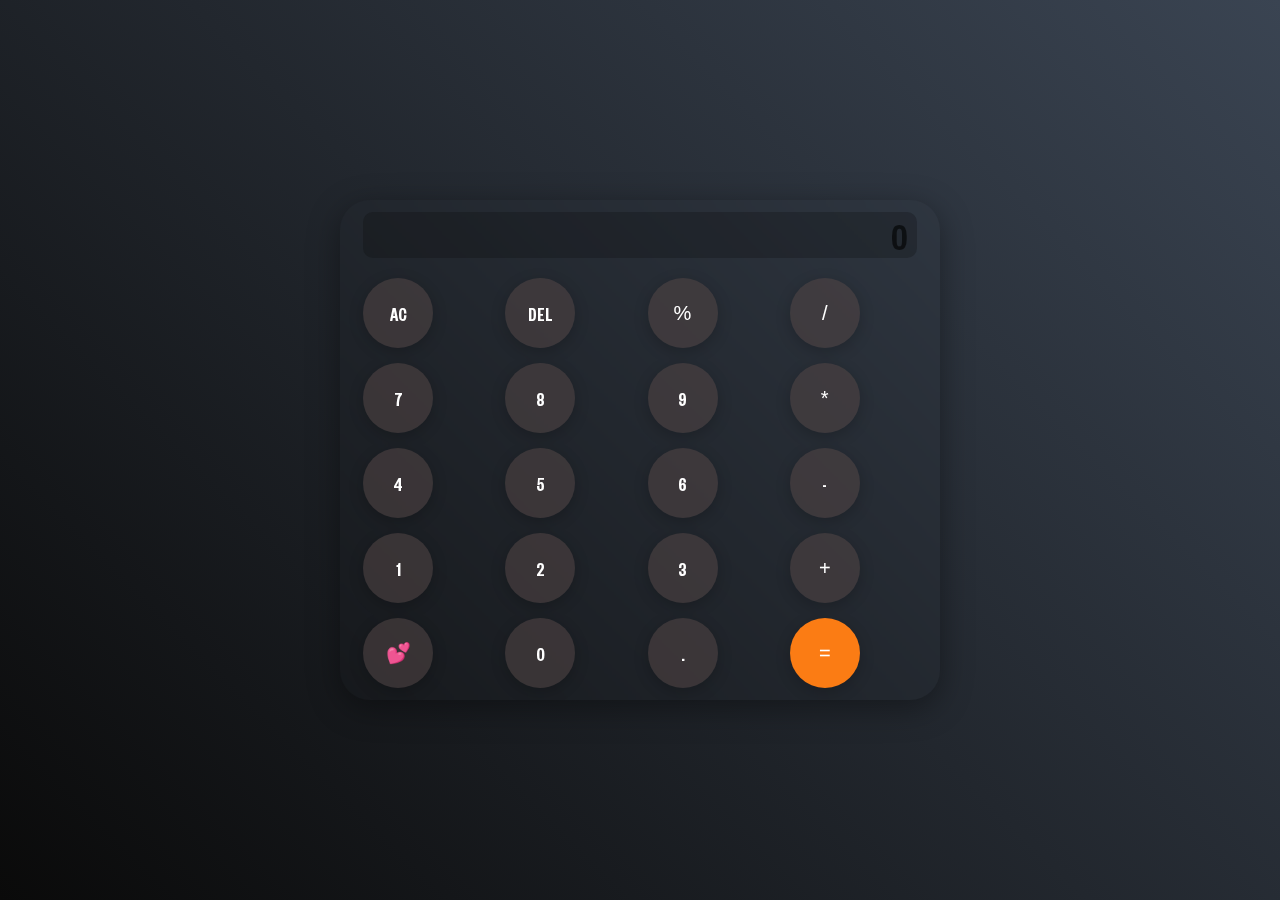
<file: Calculator/index.html>
<!DOCTYPE html>
<html lang="en">
  <head>
    <meta charset="UTF-8" />
    <meta http-equiv="X-UA-Compatible" content="IE=edge" />
    <meta name="viewport" content="width=device-width, initial-scale=1.0" />
    <link rel="stylesheet" href="style.css" />
    <link rel="shortcut icon" href="https://img.icons8.com/?size=160&id=oTyxAxj0tuPz&format=png" type="image/x-icon">
    <title>Calculator</title>
  </head>
  <body>
    <div class="container">
      <video class="bg-video" autoplay loop muted src="https://videos.pexels.com/video-files/25744123/11904054_2560_1440_24fps.mp4"></video>
      <div class="calculator">
        <input type="text" id="inputBox" placeholder="0" readonly />
        <div class="buttons">
            <button class="button operator">AC</button>
          <button class="button operator">DEL</button>
          <button class="button operator">%</button>
          <button class="button operator">/</button>
        
          <button class="button">7</button>
          <button class="button">8</button>
          <button class="button">9</button>
          <button class="button operator">*</button>
        
          <button class="button">4</button>
          <button class="button">5</button>
          <button class="button">6</button>
          <button class="button operator">-</button>
        
          <button class="button">1</button>
          <button class="button">2</button>
          <button class="button">3</button>
          <button class="button operator">+</button>
        
          <button class="button">💕</button>
          <button class="button">0</button>
          <button class="button">.</button>
          <button class="button equalBtn">=</button>
        
        </div>
        
      </div>
    </div>

    <script src="script.js"></script>
  </body>
</html>
</file>
<file: Calculator/style.css>
@font-face {
    font-family:ochi ;
    src: url(/Calculator/text/OchiFonts/FoundersGrotesk-Semibold.ttf);
}
* {
    margin: 0;
    padding: 0;
    box-sizing: border-box;
    font-family: ochi, sans-serif;
}

body {
    width: 100%;
    height: 100vh;
    display: flex;
    justify-content: center;
    align-items: center;
    background: linear-gradient(45deg, #0a0a0a, #3a4452);
    overflow: hidden;
}
.container{
    width: 100vw;
    height: 100vh;
    /* background-image: url(https://images.pexels.com/photos/3421812/pexels-photo-3421812.jpeg);
    background-size: cover;
    background-position: center; */
    display: flex;
    align-items: center;
    justify-content: center;
}
.bg-video {
    position: absolute;
    object-fit: cover;
    z-index: -1;
    opacity: 0.7;
    background-size: cover;
    background-position: center;
}
.calculator {
    width: 600px;
    height: 500px;
    border-radius: 30px;
    display: flex;
    align-items: center;
    justify-content: center;
    flex-direction: column;
    gap: 0px 40px;
    padding: 20px;
    border: 3px solid rgba(255, 255, 255, 0);
    -webkit-backdrop-filter: blur(6px);
    backdrop-filter: blur(6px); 
    box-shadow: 0 8px 32px rgba(0, 0, 0, 0.37);
}
input{
    width: 100%;
    height: 100px;
    border: none;
    border-radius: 10px;
    text-align: right;
    color: #110c0c;
    padding: 0px 10px;
    font-size: 40px;
    line-height: 80px;
    background-color: #0a0a0a3c;
}
input::placeholder {
    color: rgba(0, 0, 0, 0.6);
    font-size: 40px;
    line-height: 80px;
}
.buttons {
    display: grid;
    grid-template-columns: repeat(4, 1fr); /* 4 buttons per row */
    gap: 15px;
    margin-top: 20px;
    width: 100%;
}

.button {
    height: 70px;
    width: 70px;
    border-radius: 50%;
    border: none;
    font-size: 20px;
    color: white;
    background: rgba(81, 68, 68, 0.568);
    cursor: pointer;
    box-shadow: 0 4px 15px rgba(0, 0, 0, 0.2);
    transition: background 0.2s ease;
}

.button:hover {
    background: rgba(255, 255, 255, 0.2);
}

.equalBtn {
    background: #fb7c14;
    color: white;
}
</file>
